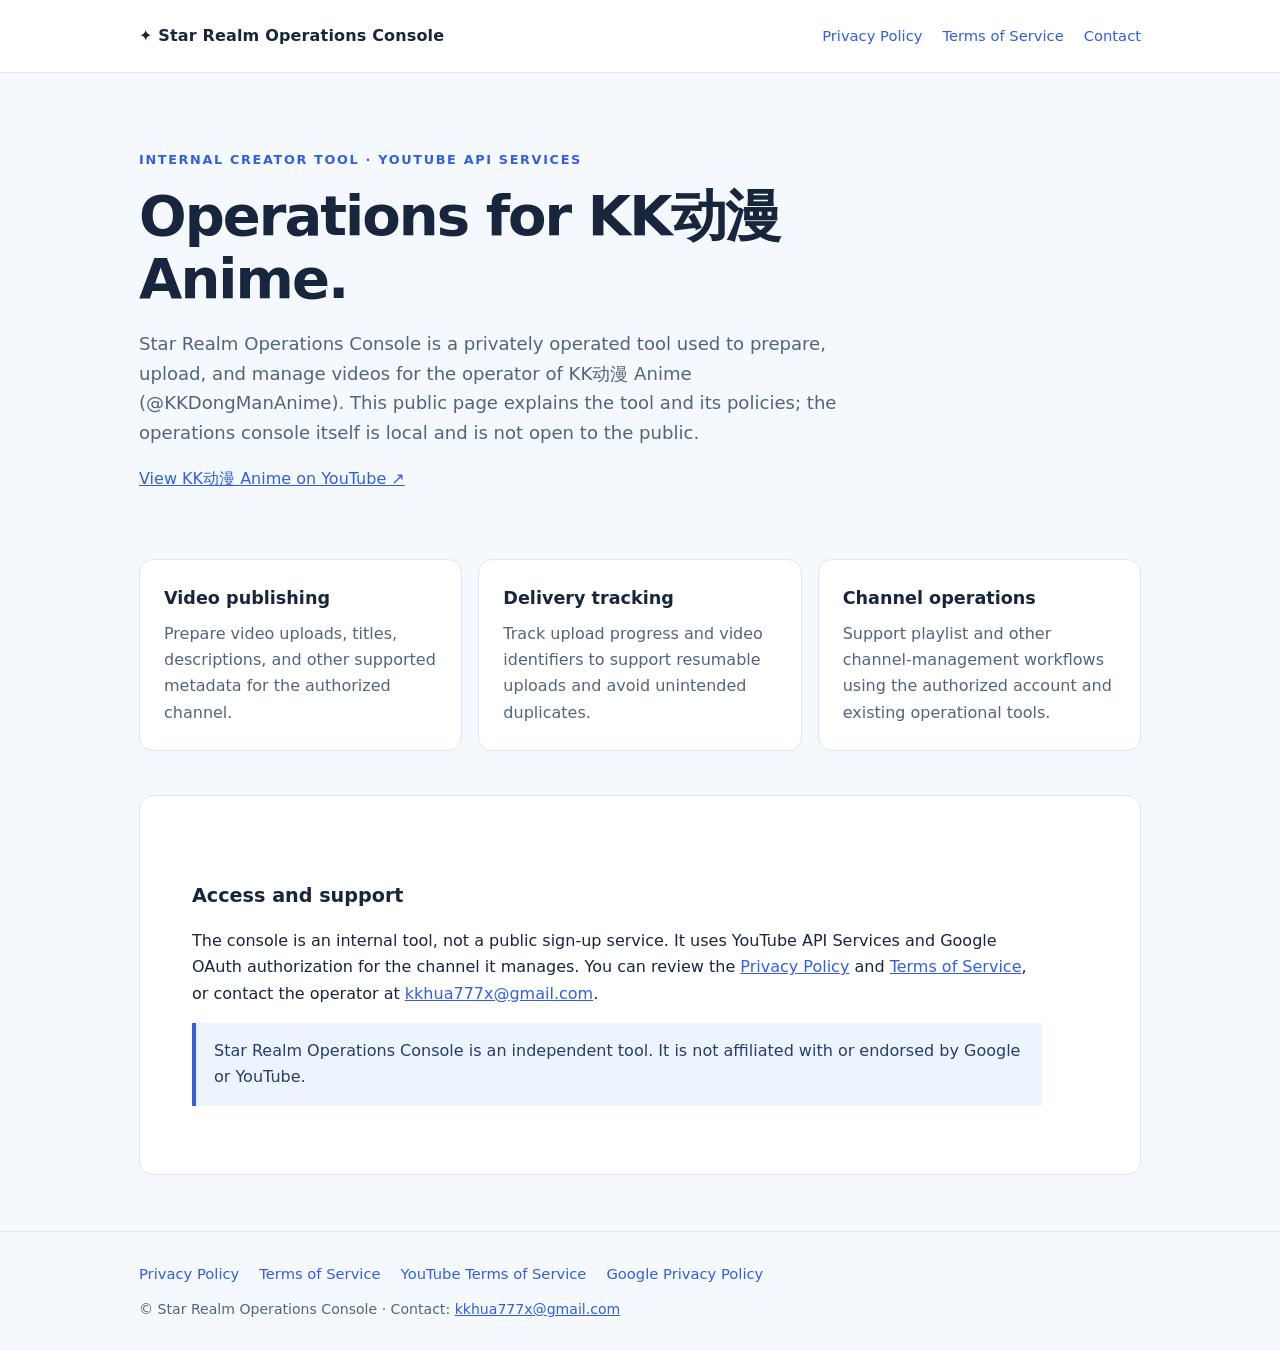
<file: index.html>
<!doctype html><html lang="en"><head><meta charset="utf-8"><meta name="viewport" content="width=device-width,initial-scale=1"><meta name="description" content="Information about the Star Realm Operations Console and its use of YouTube API Services."><title>Star Realm Operations Console</title><link rel="stylesheet" href="style.css"></head><body><header><div class="wrap nav"><a class="brand" href="./">✦ Star Realm Operations Console</a><nav class="links" aria-label="Main navigation"><a href="privacy.html">Privacy Policy</a><a href="terms.html">Terms of Service</a><a href="mailto:kkhua777x@gmail.com">Contact</a></nav></div></header><main class="wrap"><section class="hero"><div class="eyebrow">Internal creator tool · YouTube API Services</div><h1>Operations for KK动漫 Anime.</h1><p class="lead">Star Realm Operations Console is a privately operated tool used to prepare, upload, and manage videos for the operator of KK动漫 Anime (@KKDongManAnime). This public page explains the tool and its policies; the operations console itself is local and is not open to the public.</p><p><a href="https://www.youtube.com/channel/UCENduPYvkuHFFUGblVFSPHA">View KK动漫 Anime on YouTube ↗</a></p></section><section class="grid" aria-label="Capabilities"><article class="card"><h2>Video publishing</h2><p>Prepare video uploads, titles, descriptions, and other supported metadata for the authorized channel.</p></article><article class="card"><h2>Delivery tracking</h2><p>Track upload progress and video identifiers to support resumable uploads and avoid unintended duplicates.</p></article><article class="card"><h2>Channel operations</h2><p>Support playlist and other channel-management workflows using the authorized account and existing operational tools.</p></article></section><section class="paper"><h2>Access and support</h2><p>The console is an internal tool, not a public sign-up service. It uses YouTube API Services and Google OAuth authorization for the channel it manages. You can review the <a href="privacy.html">Privacy Policy</a> and <a href="terms.html">Terms of Service</a>, or contact the operator at <a href="mailto:kkhua777x@gmail.com">kkhua777x@gmail.com</a>.</p><p class="note">Star Realm Operations Console is an independent tool. It is not affiliated with or endorsed by Google or YouTube.</p></section></main><footer><div class="wrap"><nav class="links" aria-label="Footer navigation"><a href="privacy.html">Privacy Policy</a><a href="terms.html">Terms of Service</a><a href="https://www.youtube.com/t/terms">YouTube Terms of Service</a><a href="https://policies.google.com/privacy">Google Privacy Policy</a></nav><span>© Star Realm Operations Console · Contact: <a href="mailto:kkhua777x@gmail.com">kkhua777x@gmail.com</a></span></div></footer></body></html>
</file>
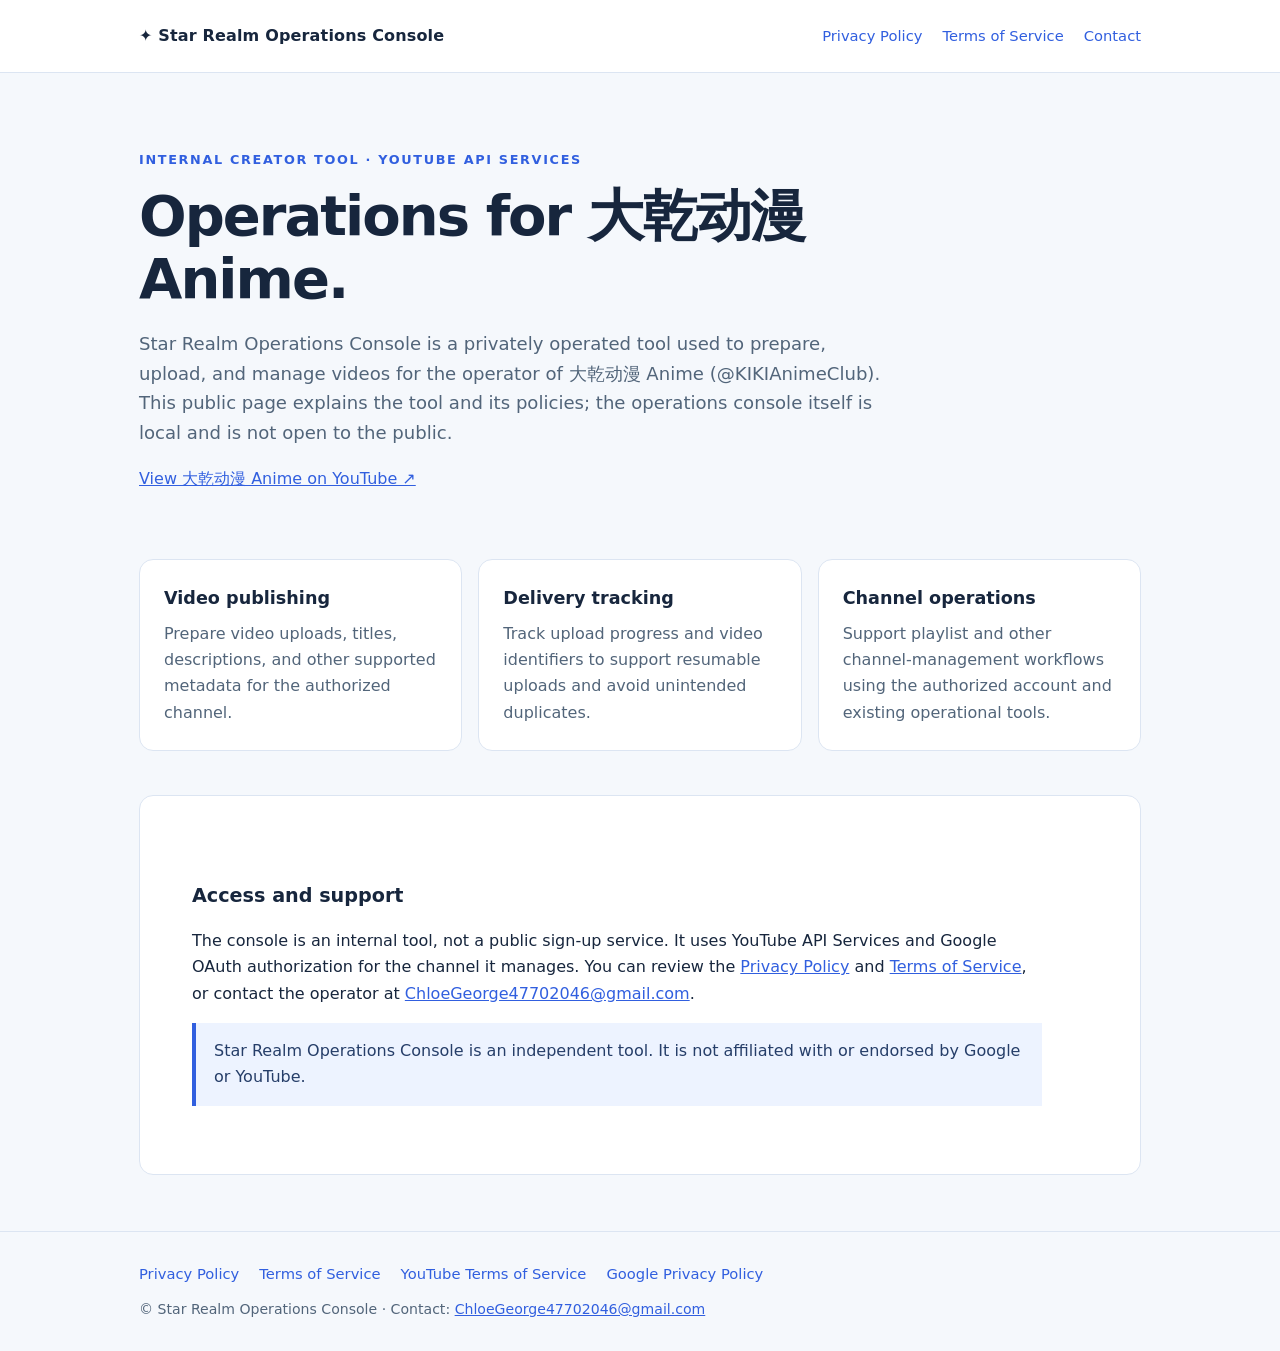
<file: kiki/index.html>
<!doctype html><html lang="en"><head><meta charset="utf-8"><meta name="viewport" content="width=device-width,initial-scale=1"><meta name="description" content="Information about the Star Realm Operations Console and its use of YouTube API Services."><title>Star Realm Operations Console</title><link rel="stylesheet" href="style.css"></head><body><header><div class="wrap nav"><a class="brand" href="./">✦ Star Realm Operations Console</a><nav class="links" aria-label="Main navigation"><a href="privacy.html">Privacy Policy</a><a href="terms.html">Terms of Service</a><a href="mailto:ChloeGeorge47702046@gmail.com">Contact</a></nav></div></header><main class="wrap"><section class="hero"><div class="eyebrow">Internal creator tool · YouTube API Services</div><h1>Operations for 大乾动漫 Anime.</h1><p class="lead">Star Realm Operations Console is a privately operated tool used to prepare, upload, and manage videos for the operator of 大乾动漫 Anime (@KIKIAnimeClub). This public page explains the tool and its policies; the operations console itself is local and is not open to the public.</p><p><a href="https://www.youtube.com/channel/UCaTfc954X2uQ8oVpqHR8j1Q">View 大乾动漫 Anime on YouTube ↗</a></p></section><section class="grid" aria-label="Capabilities"><article class="card"><h2>Video publishing</h2><p>Prepare video uploads, titles, descriptions, and other supported metadata for the authorized channel.</p></article><article class="card"><h2>Delivery tracking</h2><p>Track upload progress and video identifiers to support resumable uploads and avoid unintended duplicates.</p></article><article class="card"><h2>Channel operations</h2><p>Support playlist and other channel-management workflows using the authorized account and existing operational tools.</p></article></section><section class="paper"><h2>Access and support</h2><p>The console is an internal tool, not a public sign-up service. It uses YouTube API Services and Google OAuth authorization for the channel it manages. You can review the <a href="privacy.html">Privacy Policy</a> and <a href="terms.html">Terms of Service</a>, or contact the operator at <a href="mailto:ChloeGeorge47702046@gmail.com">ChloeGeorge47702046@gmail.com</a>.</p><p class="note">Star Realm Operations Console is an independent tool. It is not affiliated with or endorsed by Google or YouTube.</p></section></main><footer><div class="wrap"><nav class="links" aria-label="Footer navigation"><a href="privacy.html">Privacy Policy</a><a href="terms.html">Terms of Service</a><a href="https://www.youtube.com/t/terms">YouTube Terms of Service</a><a href="https://policies.google.com/privacy">Google Privacy Policy</a></nav><span>© Star Realm Operations Console · Contact: <a href="mailto:ChloeGeorge47702046@gmail.com">ChloeGeorge47702046@gmail.com</a></span></div></footer></body></html>
</file>
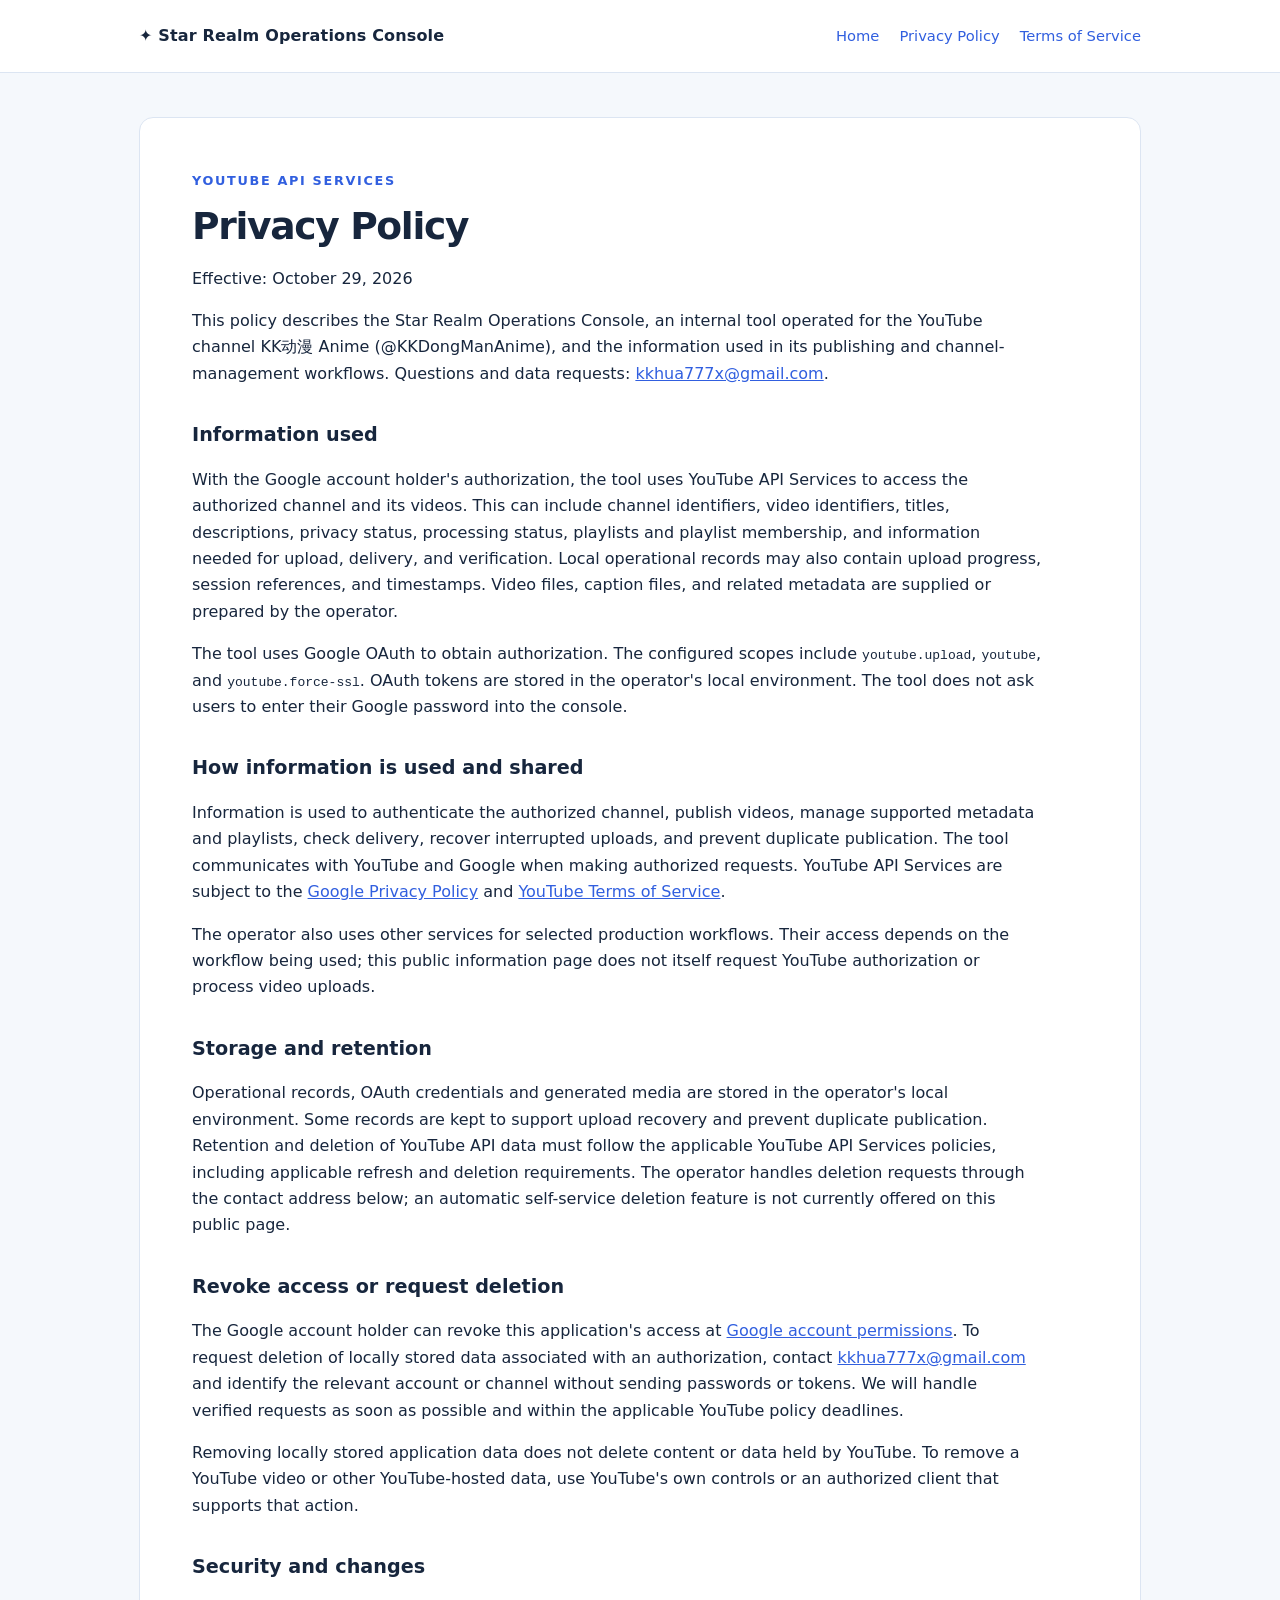
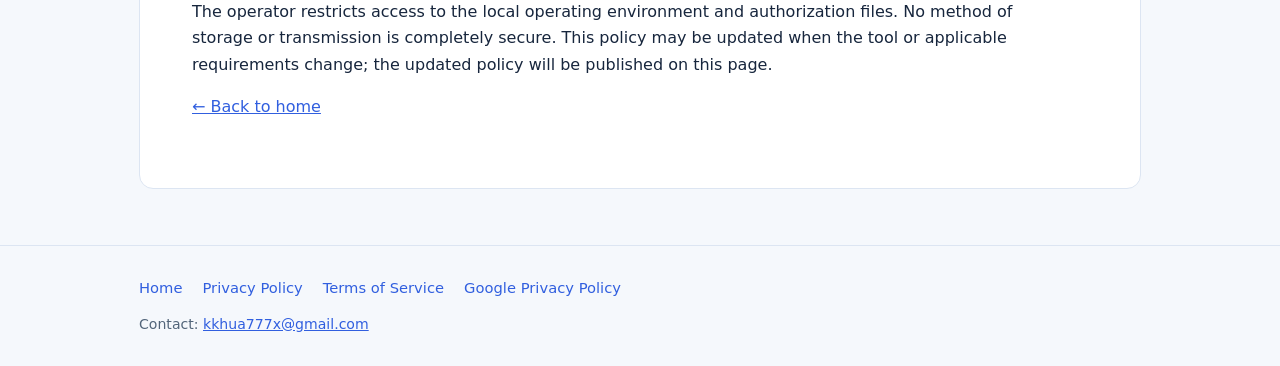
<file: privacy.html>
<!doctype html><html lang="en"><head><meta charset="utf-8"><meta name="viewport" content="width=device-width,initial-scale=1"><title>Privacy Policy | Star Realm Operations Console</title><link rel="stylesheet" href="style.css"></head><body><header><div class="wrap nav"><a class="brand" href="./">✦ Star Realm Operations Console</a><nav class="links"><a href="./">Home</a><a href="privacy.html">Privacy Policy</a><a href="terms.html">Terms of Service</a></nav></div></header><main class="wrap"><article class="paper"><div class="eyebrow">YouTube API Services</div><h1>Privacy Policy</h1><p>Effective: October 29, 2026</p><p>This policy describes the Star Realm Operations Console, an internal tool operated for the YouTube channel KK动漫 Anime (@KKDongManAnime), and the information used in its publishing and channel-management workflows. Questions and data requests: <a href="mailto:kkhua777x@gmail.com">kkhua777x@gmail.com</a>.</p><h2>Information used</h2><p>With the Google account holder's authorization, the tool uses YouTube API Services to access the authorized channel and its videos. This can include channel identifiers, video identifiers, titles, descriptions, privacy status, processing status, playlists and playlist membership, and information needed for upload, delivery, and verification. Local operational records may also contain upload progress, session references, and timestamps. Video files, caption files, and related metadata are supplied or prepared by the operator.</p><p>The tool uses Google OAuth to obtain authorization. The configured scopes include <code>youtube.upload</code>, <code>youtube</code>, and <code>youtube.force-ssl</code>. OAuth tokens are stored in the operator's local environment. The tool does not ask users to enter their Google password into the console.</p><h2>How information is used and shared</h2><p>Information is used to authenticate the authorized channel, publish videos, manage supported metadata and playlists, check delivery, recover interrupted uploads, and prevent duplicate publication. The tool communicates with YouTube and Google when making authorized requests. YouTube API Services are subject to the <a href="https://policies.google.com/privacy">Google Privacy Policy</a> and <a href="https://www.youtube.com/t/terms">YouTube Terms of Service</a>.</p><p>The operator also uses other services for selected production workflows. Their access depends on the workflow being used; this public information page does not itself request YouTube authorization or process video uploads.</p><h2>Storage and retention</h2><p>Operational records, OAuth credentials and generated media are stored in the operator's local environment. Some records are kept to support upload recovery and prevent duplicate publication. Retention and deletion of YouTube API data must follow the applicable YouTube API Services policies, including applicable refresh and deletion requirements. The operator handles deletion requests through the contact address below; an automatic self-service deletion feature is not currently offered on this public page.</p><h2>Revoke access or request deletion</h2><p>The Google account holder can revoke this application's access at <a href="https://security.google.com/settings/security/permissions">Google account permissions</a>. To request deletion of locally stored data associated with an authorization, contact <a href="mailto:kkhua777x@gmail.com">kkhua777x@gmail.com</a> and identify the relevant account or channel without sending passwords or tokens. We will handle verified requests as soon as possible and within the applicable YouTube policy deadlines.</p><p>Removing locally stored application data does not delete content or data held by YouTube. To remove a YouTube video or other YouTube-hosted data, use YouTube's own controls or an authorized client that supports that action.</p><h2>Security and changes</h2><p>The operator restricts access to the local operating environment and authorization files. No method of storage or transmission is completely secure. This policy may be updated when the tool or applicable requirements change; the updated policy will be published on this page.</p><p><a href="./">← Back to home</a></p></article></main><footer><div class="wrap"><nav class="links"><a href="./">Home</a><a href="privacy.html">Privacy Policy</a><a href="terms.html">Terms of Service</a><a href="https://policies.google.com/privacy">Google Privacy Policy</a></nav>Contact: <a href="mailto:kkhua777x@gmail.com">kkhua777x@gmail.com</a></div></footer></body></html>
</file>
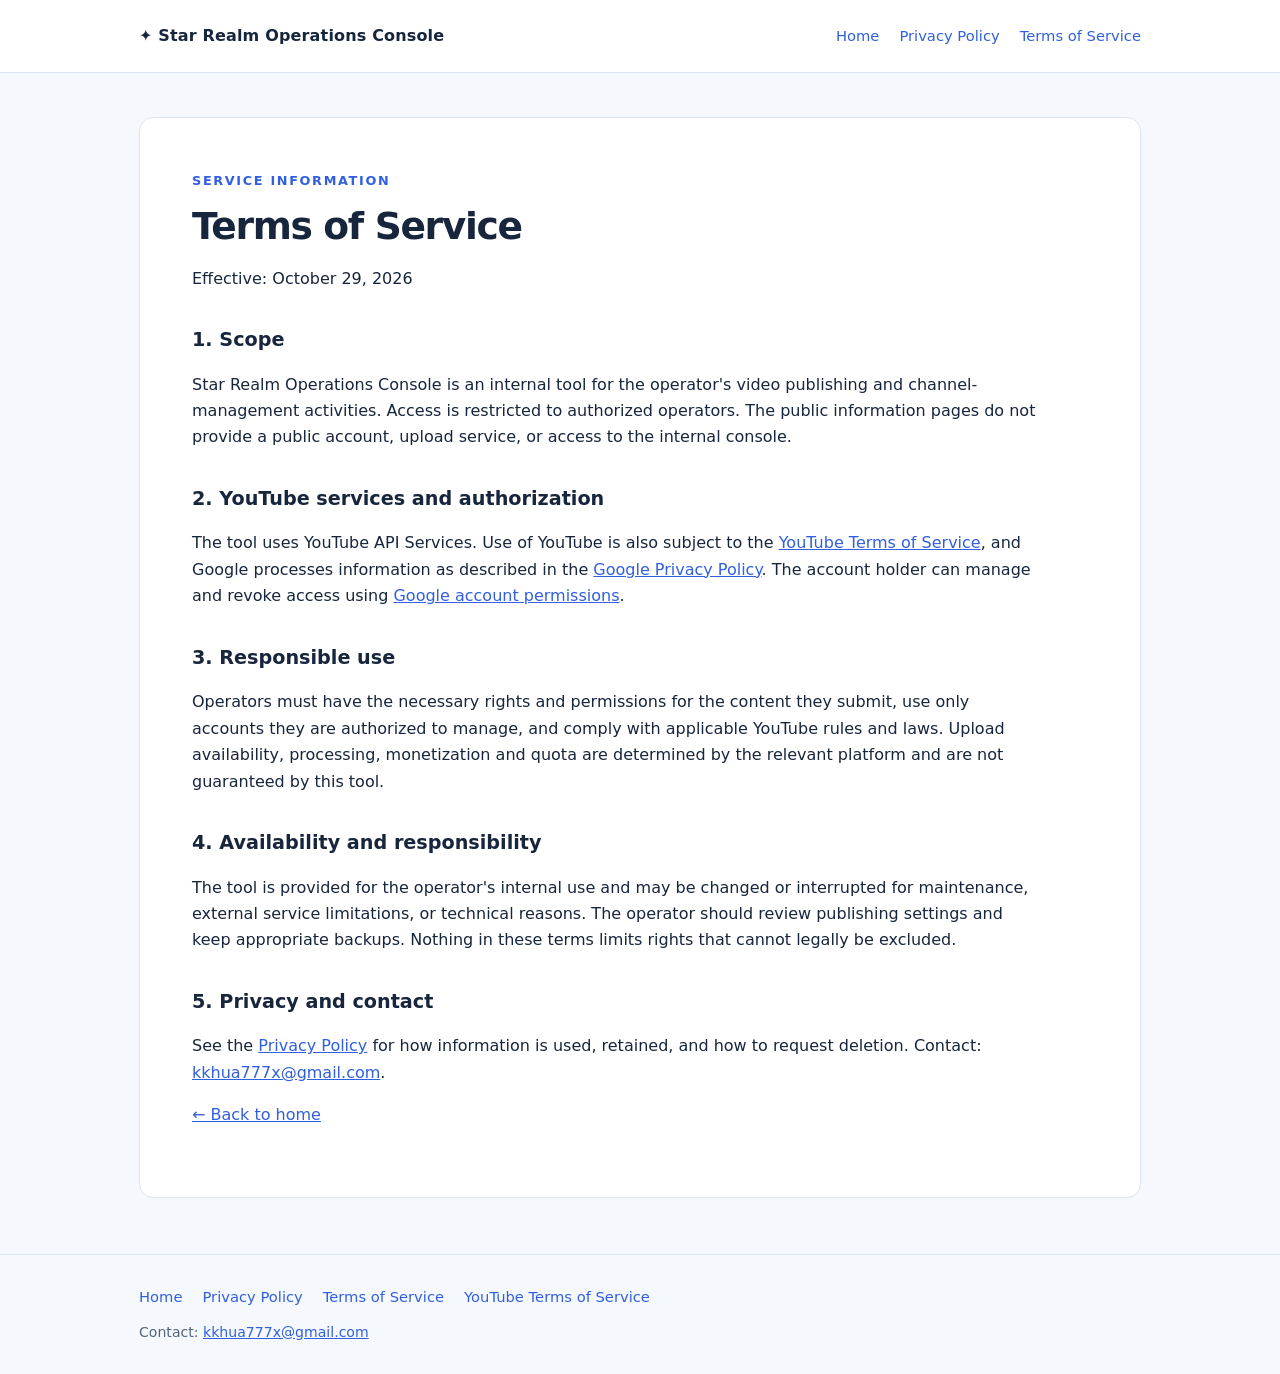
<file: terms.html>
<!doctype html><html lang="en"><head><meta charset="utf-8"><meta name="viewport" content="width=device-width,initial-scale=1"><title>Terms of Service | Star Realm Operations Console</title><link rel="stylesheet" href="style.css"></head><body><header><div class="wrap nav"><a class="brand" href="./">✦ Star Realm Operations Console</a><nav class="links"><a href="./">Home</a><a href="privacy.html">Privacy Policy</a><a href="terms.html">Terms of Service</a></nav></div></header><main class="wrap"><article class="paper"><div class="eyebrow">Service information</div><h1>Terms of Service</h1><p>Effective: October 29, 2026</p><h2>1. Scope</h2><p>Star Realm Operations Console is an internal tool for the operator's video publishing and channel-management activities. Access is restricted to authorized operators. The public information pages do not provide a public account, upload service, or access to the internal console.</p><h2>2. YouTube services and authorization</h2><p>The tool uses YouTube API Services. Use of YouTube is also subject to the <a href="https://www.youtube.com/t/terms">YouTube Terms of Service</a>, and Google processes information as described in the <a href="https://policies.google.com/privacy">Google Privacy Policy</a>. The account holder can manage and revoke access using <a href="https://security.google.com/settings/security/permissions">Google account permissions</a>.</p><h2>3. Responsible use</h2><p>Operators must have the necessary rights and permissions for the content they submit, use only accounts they are authorized to manage, and comply with applicable YouTube rules and laws. Upload availability, processing, monetization and quota are determined by the relevant platform and are not guaranteed by this tool.</p><h2>4. Availability and responsibility</h2><p>The tool is provided for the operator's internal use and may be changed or interrupted for maintenance, external service limitations, or technical reasons. The operator should review publishing settings and keep appropriate backups. Nothing in these terms limits rights that cannot legally be excluded.</p><h2>5. Privacy and contact</h2><p>See the <a href="privacy.html">Privacy Policy</a> for how information is used, retained, and how to request deletion. Contact: <a href="mailto:kkhua777x@gmail.com">kkhua777x@gmail.com</a>.</p><p><a href="./">← Back to home</a></p></article></main><footer><div class="wrap"><nav class="links"><a href="./">Home</a><a href="privacy.html">Privacy Policy</a><a href="terms.html">Terms of Service</a><a href="https://www.youtube.com/t/terms">YouTube Terms of Service</a></nav>Contact: <a href="mailto:kkhua777x@gmail.com">kkhua777x@gmail.com</a></div></footer></body></html>
</file>
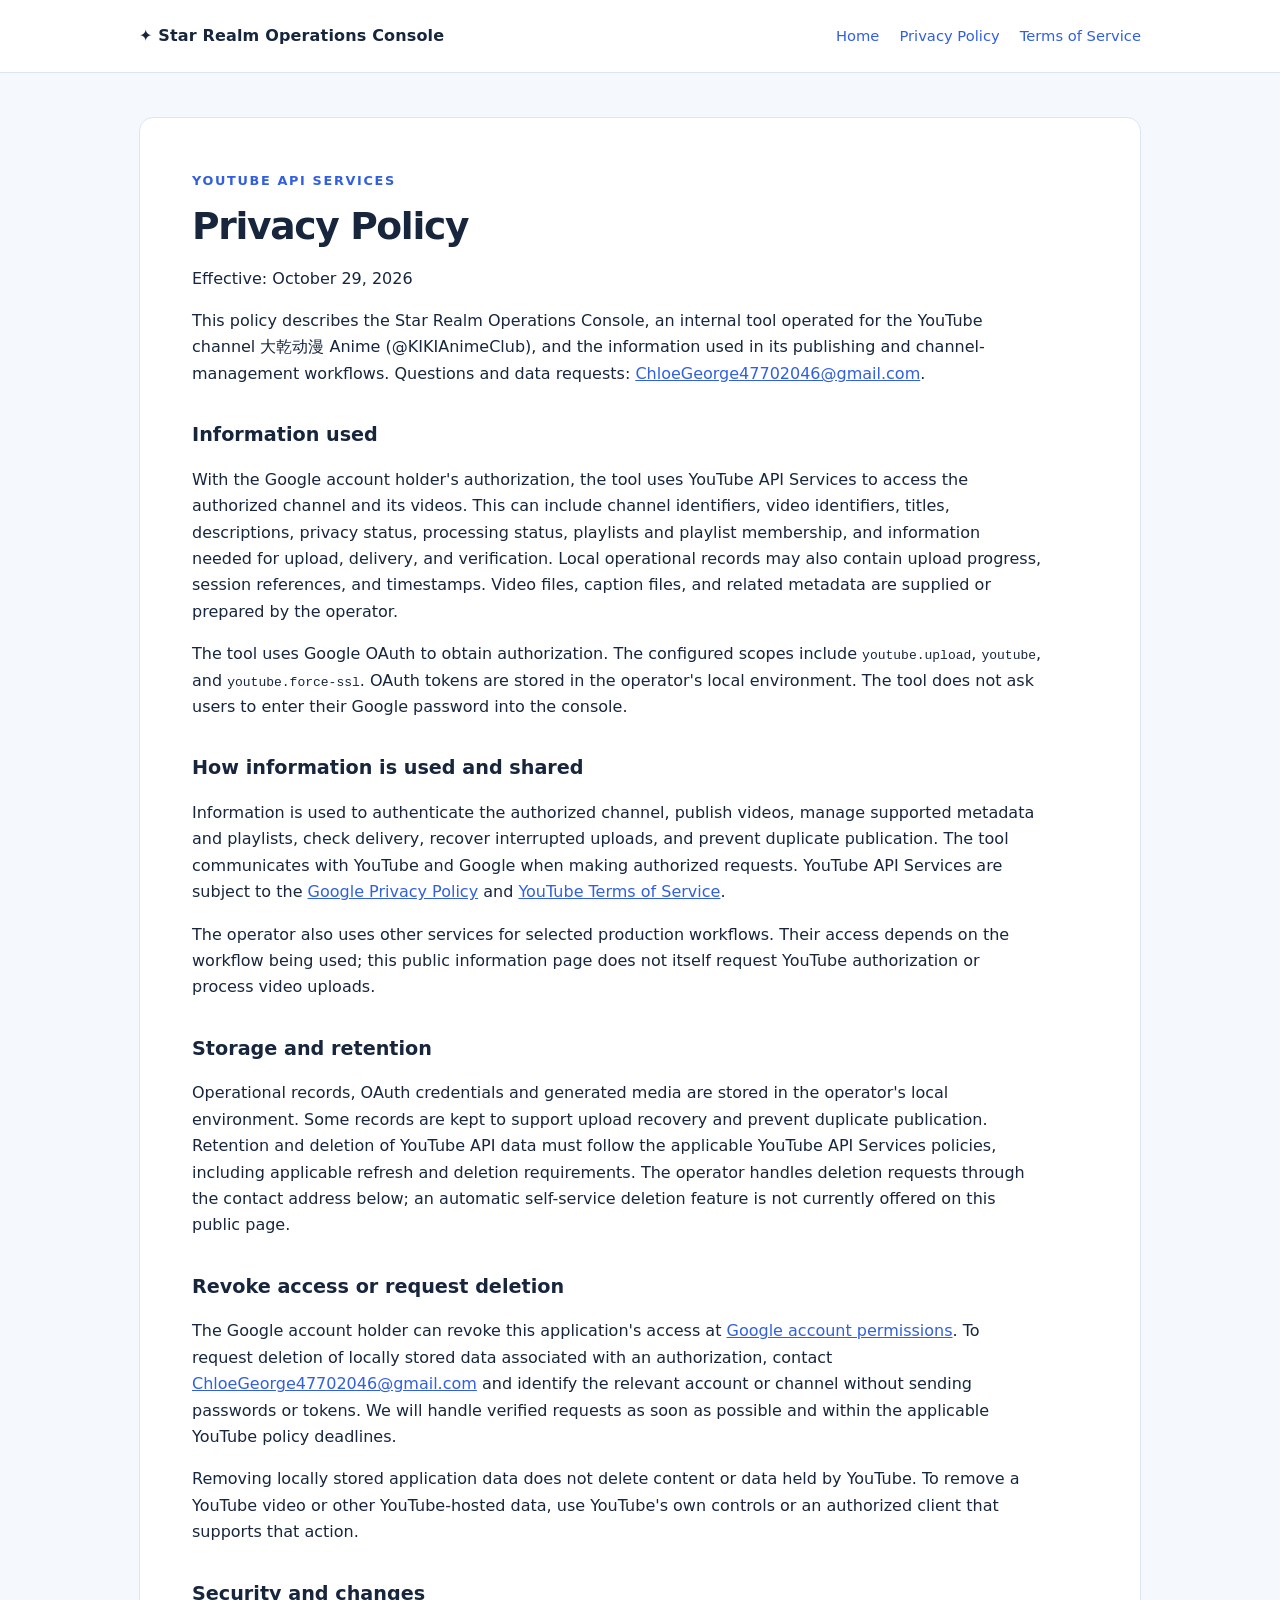
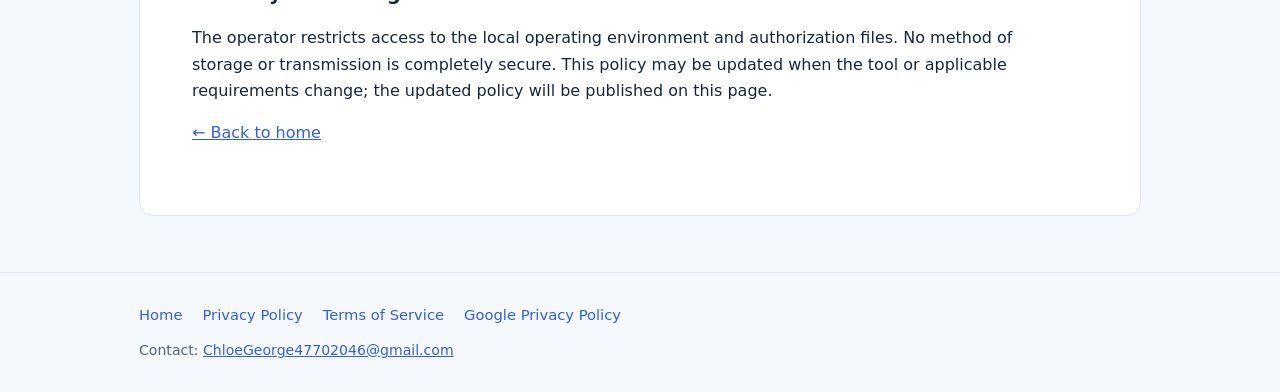
<file: kiki/privacy.html>
<!doctype html><html lang="en"><head><meta charset="utf-8"><meta name="viewport" content="width=device-width,initial-scale=1"><title>Privacy Policy | Star Realm Operations Console</title><link rel="stylesheet" href="style.css"></head><body><header><div class="wrap nav"><a class="brand" href="./">✦ Star Realm Operations Console</a><nav class="links"><a href="./">Home</a><a href="privacy.html">Privacy Policy</a><a href="terms.html">Terms of Service</a></nav></div></header><main class="wrap"><article class="paper"><div class="eyebrow">YouTube API Services</div><h1>Privacy Policy</h1><p>Effective: October 29, 2026</p><p>This policy describes the Star Realm Operations Console, an internal tool operated for the YouTube channel 大乾动漫 Anime (@KIKIAnimeClub), and the information used in its publishing and channel-management workflows. Questions and data requests: <a href="mailto:ChloeGeorge47702046@gmail.com">ChloeGeorge47702046@gmail.com</a>.</p><h2>Information used</h2><p>With the Google account holder's authorization, the tool uses YouTube API Services to access the authorized channel and its videos. This can include channel identifiers, video identifiers, titles, descriptions, privacy status, processing status, playlists and playlist membership, and information needed for upload, delivery, and verification. Local operational records may also contain upload progress, session references, and timestamps. Video files, caption files, and related metadata are supplied or prepared by the operator.</p><p>The tool uses Google OAuth to obtain authorization. The configured scopes include <code>youtube.upload</code>, <code>youtube</code>, and <code>youtube.force-ssl</code>. OAuth tokens are stored in the operator's local environment. The tool does not ask users to enter their Google password into the console.</p><h2>How information is used and shared</h2><p>Information is used to authenticate the authorized channel, publish videos, manage supported metadata and playlists, check delivery, recover interrupted uploads, and prevent duplicate publication. The tool communicates with YouTube and Google when making authorized requests. YouTube API Services are subject to the <a href="https://policies.google.com/privacy">Google Privacy Policy</a> and <a href="https://www.youtube.com/t/terms">YouTube Terms of Service</a>.</p><p>The operator also uses other services for selected production workflows. Their access depends on the workflow being used; this public information page does not itself request YouTube authorization or process video uploads.</p><h2>Storage and retention</h2><p>Operational records, OAuth credentials and generated media are stored in the operator's local environment. Some records are kept to support upload recovery and prevent duplicate publication. Retention and deletion of YouTube API data must follow the applicable YouTube API Services policies, including applicable refresh and deletion requirements. The operator handles deletion requests through the contact address below; an automatic self-service deletion feature is not currently offered on this public page.</p><h2>Revoke access or request deletion</h2><p>The Google account holder can revoke this application's access at <a href="https://security.google.com/settings/security/permissions">Google account permissions</a>. To request deletion of locally stored data associated with an authorization, contact <a href="mailto:ChloeGeorge47702046@gmail.com">ChloeGeorge47702046@gmail.com</a> and identify the relevant account or channel without sending passwords or tokens. We will handle verified requests as soon as possible and within the applicable YouTube policy deadlines.</p><p>Removing locally stored application data does not delete content or data held by YouTube. To remove a YouTube video or other YouTube-hosted data, use YouTube's own controls or an authorized client that supports that action.</p><h2>Security and changes</h2><p>The operator restricts access to the local operating environment and authorization files. No method of storage or transmission is completely secure. This policy may be updated when the tool or applicable requirements change; the updated policy will be published on this page.</p><p><a href="./">← Back to home</a></p></article></main><footer><div class="wrap"><nav class="links"><a href="./">Home</a><a href="privacy.html">Privacy Policy</a><a href="terms.html">Terms of Service</a><a href="https://policies.google.com/privacy">Google Privacy Policy</a></nav>Contact: <a href="mailto:ChloeGeorge47702046@gmail.com">ChloeGeorge47702046@gmail.com</a></div></footer></body></html>
</file>
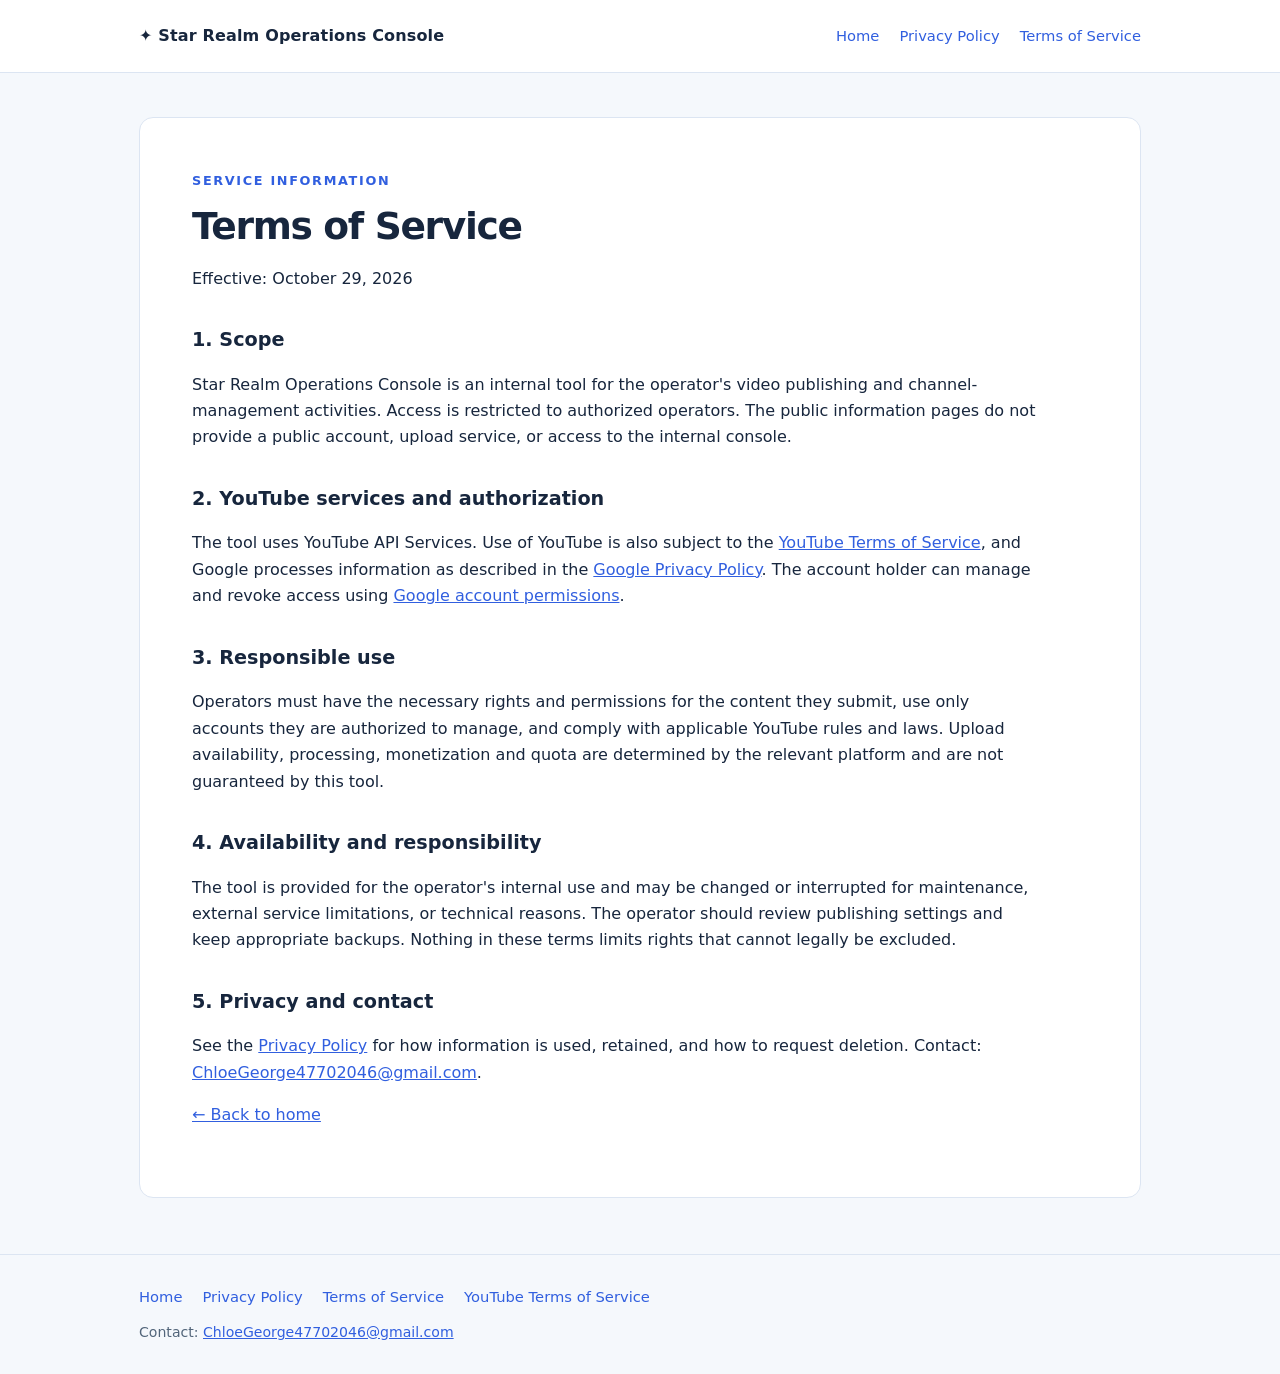
<file: kiki/terms.html>
<!doctype html><html lang="en"><head><meta charset="utf-8"><meta name="viewport" content="width=device-width,initial-scale=1"><title>Terms of Service | Star Realm Operations Console</title><link rel="stylesheet" href="style.css"></head><body><header><div class="wrap nav"><a class="brand" href="./">✦ Star Realm Operations Console</a><nav class="links"><a href="./">Home</a><a href="privacy.html">Privacy Policy</a><a href="terms.html">Terms of Service</a></nav></div></header><main class="wrap"><article class="paper"><div class="eyebrow">Service information</div><h1>Terms of Service</h1><p>Effective: October 29, 2026</p><h2>1. Scope</h2><p>Star Realm Operations Console is an internal tool for the operator's video publishing and channel-management activities. Access is restricted to authorized operators. The public information pages do not provide a public account, upload service, or access to the internal console.</p><h2>2. YouTube services and authorization</h2><p>The tool uses YouTube API Services. Use of YouTube is also subject to the <a href="https://www.youtube.com/t/terms">YouTube Terms of Service</a>, and Google processes information as described in the <a href="https://policies.google.com/privacy">Google Privacy Policy</a>. The account holder can manage and revoke access using <a href="https://security.google.com/settings/security/permissions">Google account permissions</a>.</p><h2>3. Responsible use</h2><p>Operators must have the necessary rights and permissions for the content they submit, use only accounts they are authorized to manage, and comply with applicable YouTube rules and laws. Upload availability, processing, monetization and quota are determined by the relevant platform and are not guaranteed by this tool.</p><h2>4. Availability and responsibility</h2><p>The tool is provided for the operator's internal use and may be changed or interrupted for maintenance, external service limitations, or technical reasons. The operator should review publishing settings and keep appropriate backups. Nothing in these terms limits rights that cannot legally be excluded.</p><h2>5. Privacy and contact</h2><p>See the <a href="privacy.html">Privacy Policy</a> for how information is used, retained, and how to request deletion. Contact: <a href="mailto:ChloeGeorge47702046@gmail.com">ChloeGeorge47702046@gmail.com</a>.</p><p><a href="./">← Back to home</a></p></article></main><footer><div class="wrap"><nav class="links"><a href="./">Home</a><a href="privacy.html">Privacy Policy</a><a href="terms.html">Terms of Service</a><a href="https://www.youtube.com/t/terms">YouTube Terms of Service</a></nav>Contact: <a href="mailto:ChloeGeorge47702046@gmail.com">ChloeGeorge47702046@gmail.com</a></div></footer></body></html>
</file>
<file: style.css>
:root{color-scheme:light;--ink:#17263d;--muted:#52657a;--accent:#315fdf;--line:#dce5f2;--bg:#f5f8fc}*{box-sizing:border-box}body{margin:0;background:var(--bg);font-family:system-ui,-apple-system,"Segoe UI",sans-serif;color:var(--ink);line-height:1.65}a{color:var(--accent)}.wrap{max-width:1050px;margin:auto;padding:0 24px}header{background:white;border-bottom:1px solid var(--line)}.nav{min-height:72px;display:flex;align-items:center;justify-content:space-between;gap:20px}.brand{font-weight:750;letter-spacing:.01em;color:var(--ink);text-decoration:none}.links{display:flex;gap:20px;flex-wrap:wrap;font-size:.92rem}.links a{text-decoration:none}.hero{padding:76px 0 50px}.eyebrow{font-size:.8rem;font-weight:750;letter-spacing:.13em;text-transform:uppercase;color:var(--accent)}h1{font-size:clamp(2rem,5vw,3.5rem);line-height:1.13;letter-spacing:-.035em;margin:14px 0 18px;max-width:800px}.lead{font-size:1.13rem;color:var(--muted);max-width:760px}.grid{display:grid;grid-template-columns:repeat(auto-fit,minmax(245px,1fr));gap:16px}.card,.paper{background:#fff;border:1px solid var(--line);border-radius:14px;padding:24px}.card h2{font-size:1.1rem;margin:0 0 8px}.card p{color:var(--muted);margin:0}.paper{margin:44px 0;padding:clamp(24px,5vw,52px)}.paper h1{font-size:2.35rem}.paper h2{margin-top:2rem;font-size:1.2rem}.paper p,.paper li{max-width:850px}.note{background:#edf3ff;border-left:4px solid var(--accent);padding:15px 18px;color:#263e69}footer{margin-top:56px;padding:30px 0;border-top:1px solid var(--line);color:var(--muted);font-size:.88rem}footer .links{margin-bottom:12px}@media(max-width:600px){.nav{align-items:flex-start;flex-direction:column;padding:14px 0}.hero{padding-top:50px}.links{gap:12px}}
</file>
<file: kiki/style.css>
:root{color-scheme:light;--ink:#17263d;--muted:#52657a;--accent:#315fdf;--line:#dce5f2;--bg:#f5f8fc}*{box-sizing:border-box}body{margin:0;background:var(--bg);font-family:system-ui,-apple-system,"Segoe UI",sans-serif;color:var(--ink);line-height:1.65}a{color:var(--accent)}.wrap{max-width:1050px;margin:auto;padding:0 24px}header{background:white;border-bottom:1px solid var(--line)}.nav{min-height:72px;display:flex;align-items:center;justify-content:space-between;gap:20px}.brand{font-weight:750;letter-spacing:.01em;color:var(--ink);text-decoration:none}.links{display:flex;gap:20px;flex-wrap:wrap;font-size:.92rem}.links a{text-decoration:none}.hero{padding:76px 0 50px}.eyebrow{font-size:.8rem;font-weight:750;letter-spacing:.13em;text-transform:uppercase;color:var(--accent)}h1{font-size:clamp(2rem,5vw,3.5rem);line-height:1.13;letter-spacing:-.035em;margin:14px 0 18px;max-width:800px}.lead{font-size:1.13rem;color:var(--muted);max-width:760px}.grid{display:grid;grid-template-columns:repeat(auto-fit,minmax(245px,1fr));gap:16px}.card,.paper{background:#fff;border:1px solid var(--line);border-radius:14px;padding:24px}.card h2{font-size:1.1rem;margin:0 0 8px}.card p{color:var(--muted);margin:0}.paper{margin:44px 0;padding:clamp(24px,5vw,52px)}.paper h1{font-size:2.35rem}.paper h2{margin-top:2rem;font-size:1.2rem}.paper p,.paper li{max-width:850px}.note{background:#edf3ff;border-left:4px solid var(--accent);padding:15px 18px;color:#263e69}footer{margin-top:56px;padding:30px 0;border-top:1px solid var(--line);color:var(--muted);font-size:.88rem}footer .links{margin-bottom:12px}@media(max-width:600px){.nav{align-items:flex-start;flex-direction:column;padding:14px 0}.hero{padding-top:50px}.links{gap:12px}}
</file>
